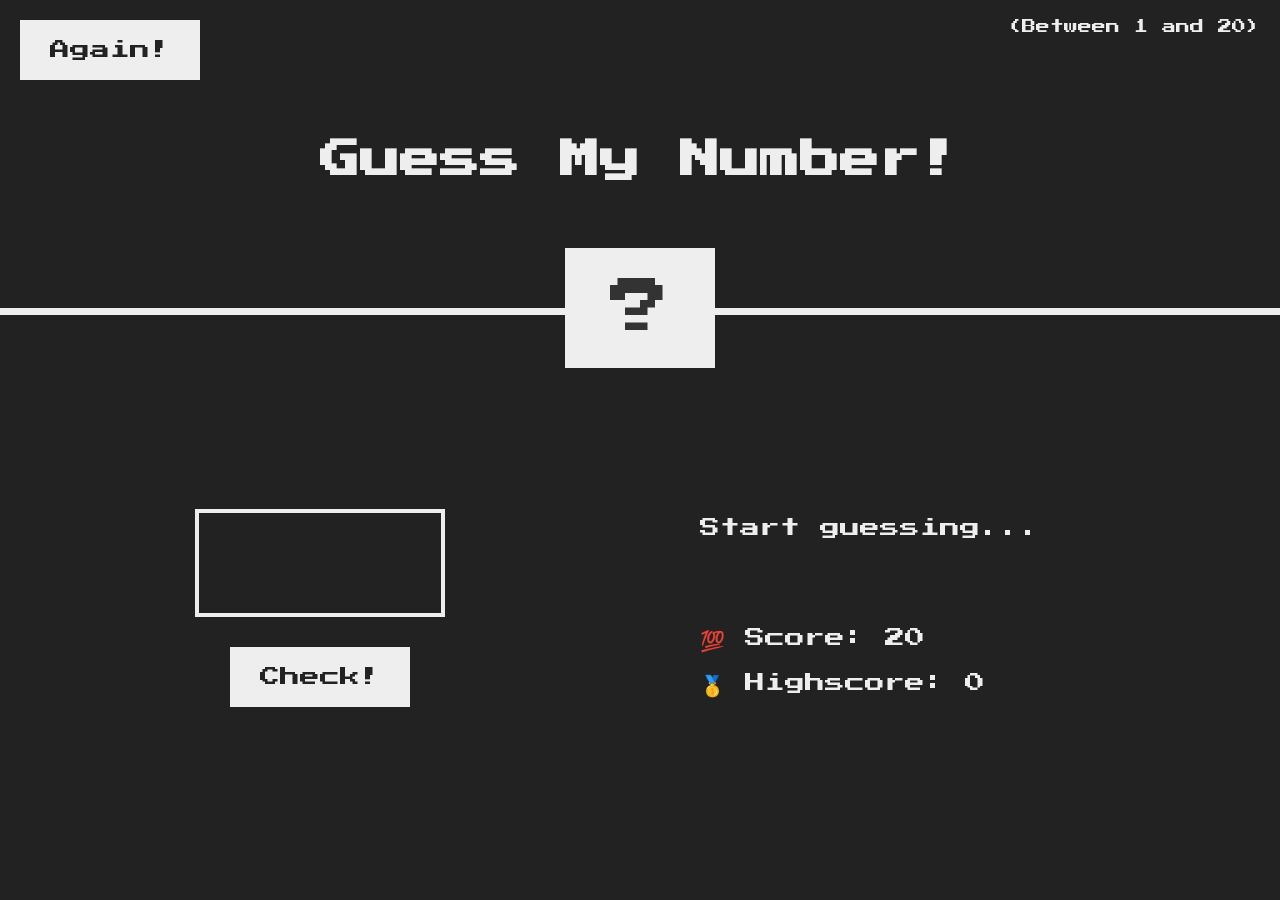
<file: front-end-proj/05-Guess-My-Number/starter/index.html>
<!DOCTYPE html>
<html lang="en">
  <head>
    <meta charset="UTF-8" />
    <meta name="viewport" content="width=device-width, initial-scale=1.0" />
    <meta http-equiv="X-UA-Compatible" content="ie=edge" />
    <link rel="stylesheet" href="style.css" />
    <title>Guess My Number!</title>
  </head>
  <body>
    <header>
      <h1>Guess My Number!</h1>
      <p class="between">(Between 1 and 20)</p>
      <button class="btn again">Again!</button>
      <div class="number">?</div>
    </header>
    <main>
      <section class="left">
        <input type="number" class="guess" />
        <button class="btn check">Check!</button>
      </section>
      <section class="right">
        <p class="message">Start guessing...</p>
        <p class="label-score">💯 Score: <span class="score">20</span></p>
        <p class="label-highscore">
          🥇 Highscore: <span class="highscore">0</span>
        </p>
      </section>
    </main>
    <script src="script.js"></script>
  </body>
</html>
</file>
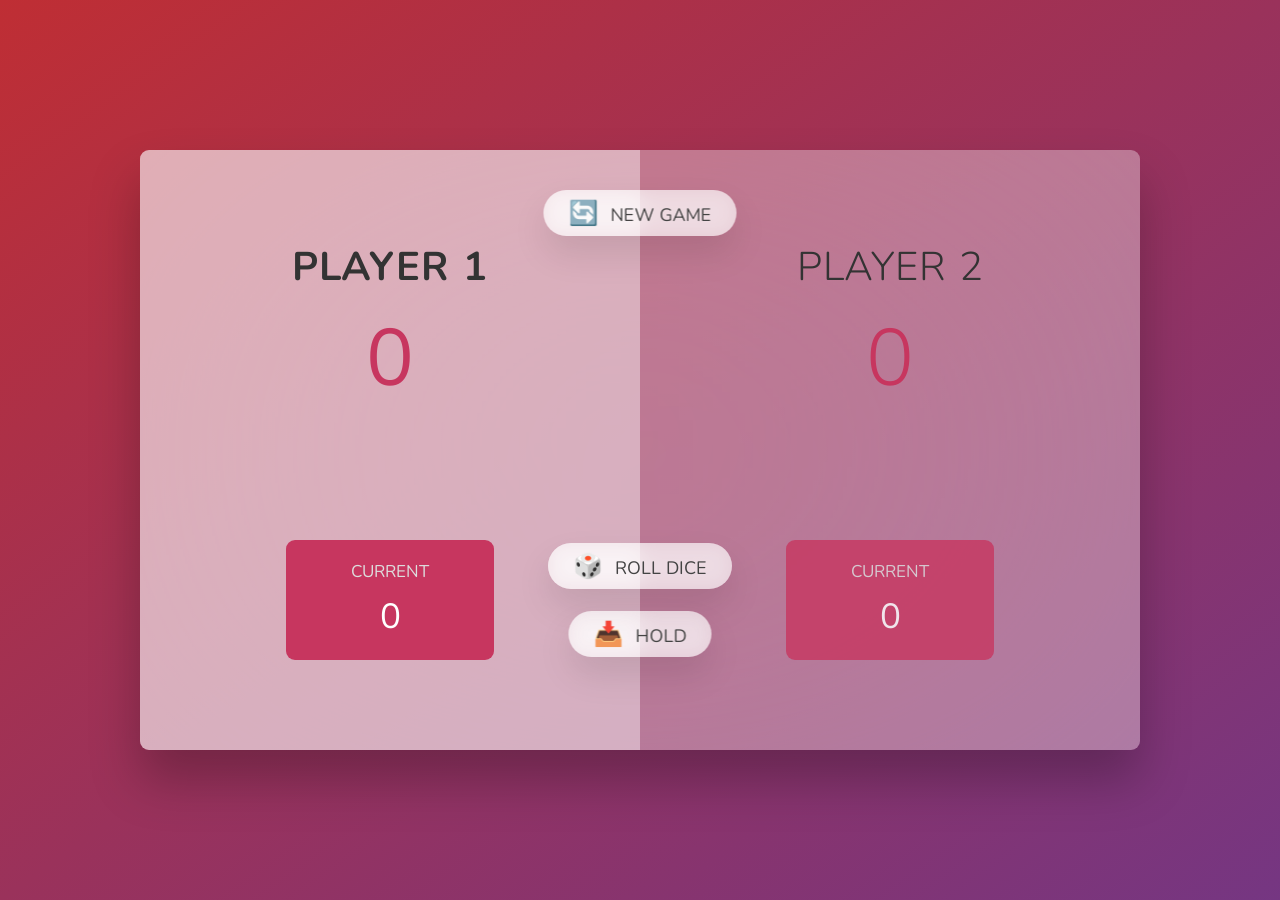
<file: front-end-proj/07-Pig-Game/starter/index.html>
<!DOCTYPE html>
<html lang="en">
  <head>
    <meta charset="UTF-8" />
    <meta name="viewport" content="width=device-width, initial-scale=1.0" />
    <meta http-equiv="X-UA-Compatible" content="ie=edge" />
    <link rel="stylesheet" href="style.css" />
    <title>Pig Game</title>
  </head>
  <body>
    <main>
      <section class="player player--0 player--active">
        <h2 class="name" id="name--0">Player 1</h2>
        <p class="score" id="score--0">43</p>
        <div class="current">
          <p class="current-label">Current</p>
          <p class="current-score" id="current--0">0</p>
        </div>
      </section>
      <section class="player player--1">
        <h2 class="name" id="name--1">Player 2</h2>
        <p class="score" id="score--1">24</p>
        <div class="current">
          <p class="current-label">Current</p>
          <p class="current-score" id="current--1">0</p>
        </div>
      </section>

      <img src="dice-5.png" alt="Playing dice" class="dice" />
      <button class="btn btn--new">🔄 New game</button>
      <button class="btn btn--roll">🎲 Roll dice</button>
      <button class="btn btn--hold">📥 Hold</button>
    </main>
    <script src="script.js"></script>
  </body>
</html>
</file>
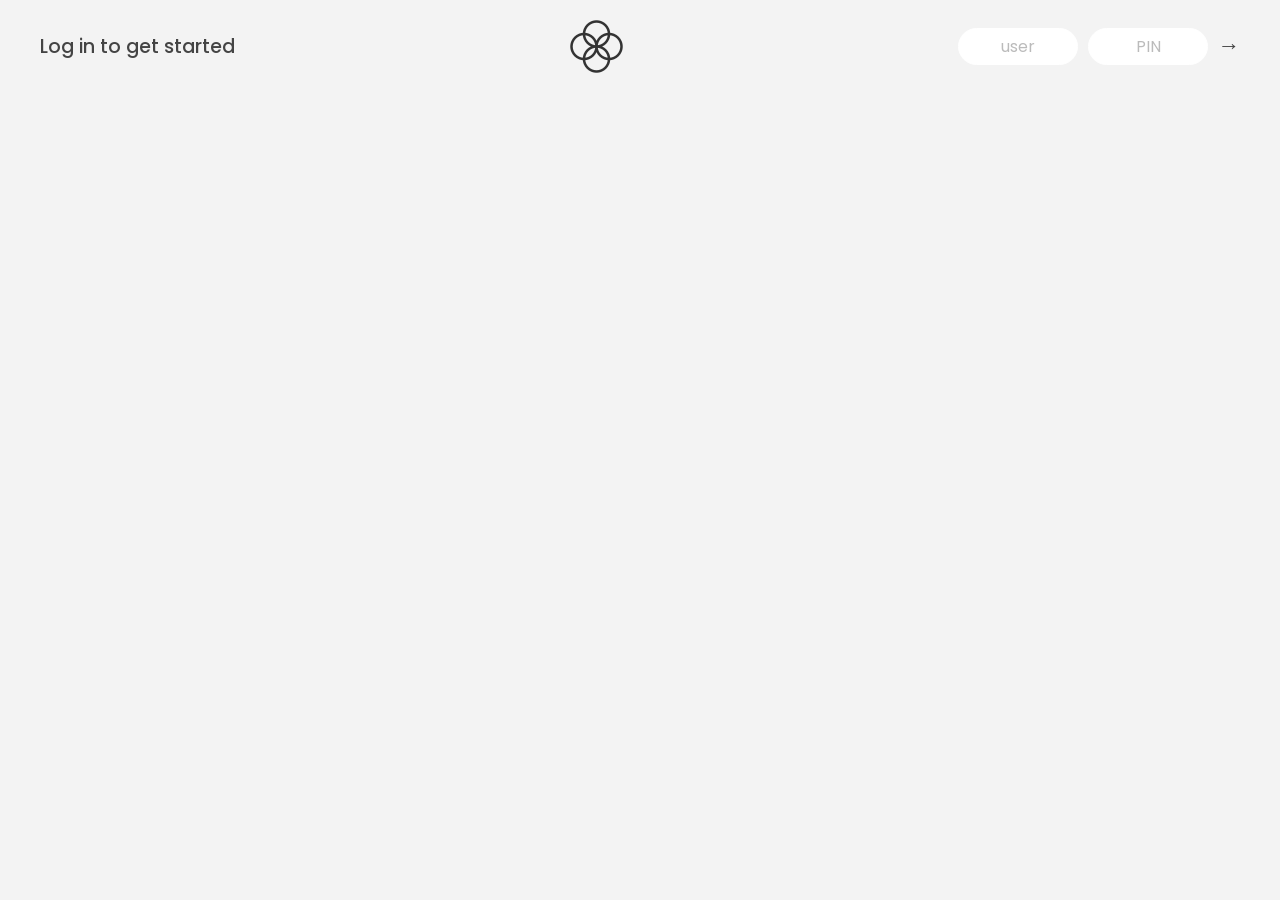
<file: front-end-proj/12-Numbers-Dates-Timers-Bankist/starter/index.html>
<!DOCTYPE html>
<html lang="en">
  <head>
    <meta charset="UTF-8" />
    <meta name="viewport" content="width=device-width, initial-scale=1.0" />
    <meta http-equiv="X-UA-Compatible" content="ie=edge" />
    <link rel="shortcut icon" type="image/png" href="/icon.png" />

    <link
      href="https://fonts.googleapis.com/css?family=Poppins:400,500,600&display=swap"
      rel="stylesheet"
    />

    <link rel="stylesheet" href="style.css" />
    <title>Bankist</title>
  </head>
  <body>
    <!-- TOP NAVIGATION -->
    <nav>
      <p class="welcome">Log in to get started</p>
      <img src="logo.png" alt="Logo" class="logo" />
      <form class="login">
        <input
          type="text"
          placeholder="user"
          class="login__input login__input--user"
        />
        <!-- In practice, use type="password" -->
        <input
          type="text"
          placeholder="PIN"
          maxlength="4"
          class="login__input login__input--pin"
        />
        <button class="login__btn">&rarr;</button>
      </form>
    </nav>

    <main class="app">
      <!-- BALANCE -->
      <div class="balance">
        <div>
          <p class="balance__label">Current balance</p>
          <p class="balance__date">
            As of <span class="date">05/03/2037</span>
          </p>
        </div>
        <p class="balance__value">0000€</p>
      </div>

      <!-- MOVEMENTS -->
      <div class="movements">
        <div class="movements__row">
          <div class="movements__type movements__type--deposit">2 deposit</div>
          <div class="movements__date">3 days ago</div>
          <div class="movements__value">4 000€</div>
        </div>
        <div class="movements__row">
          <div class="movements__type movements__type--withdrawal">
            1 withdrawal
          </div>
          <div class="movements__date">24/01/2037</div>
          <div class="movements__value">-378€</div>
        </div>
      </div>

      <!-- SUMMARY -->
      <div class="summary">
        <p class="summary__label">In</p>
        <p class="summary__value summary__value--in">0000€</p>
        <p class="summary__label">Out</p>
        <p class="summary__value summary__value--out">0000€</p>
        <p class="summary__label">Interest</p>
        <p class="summary__value summary__value--interest">0000€</p>
        <button class="btn--sort">&downarrow; SORT</button>
      </div>

      <!-- OPERATION: TRANSFERS -->
      <div class="operation operation--transfer">
        <h2>Transfer money</h2>
        <form class="form form--transfer">
          <input type="text" class="form__input form__input--to" />
          <input type="number" class="form__input form__input--amount" />
          <button class="form__btn form__btn--transfer">&rarr;</button>
          <label class="form__label">Transfer to</label>
          <label class="form__label">Amount</label>
        </form>
      </div>

      <!-- OPERATION: LOAN -->
      <div class="operation operation--loan">
        <h2>Request loan</h2>
        <form class="form form--loan">
          <input type="number" class="form__input form__input--loan-amount" />
          <button class="form__btn form__btn--loan">&rarr;</button>
          <label class="form__label form__label--loan">Amount</label>
        </form>
      </div>

      <!-- OPERATION: CLOSE -->
      <div class="operation operation--close">
        <h2>Close account</h2>
        <form class="form form--close">
          <input type="text" class="form__input form__input--user" />
          <input
            type="password"
            maxlength="6"
            class="form__input form__input--pin"
          />
          <button class="form__btn form__btn--close">&rarr;</button>
          <label class="form__label">Confirm user</label>
          <label class="form__label">Confirm PIN</label>
        </form>
      </div>

      <!-- LOGOUT TIMER -->
      <p class="logout-timer">
        You will be logged out in <span class="timer">05:00</span>
      </p>
    </main>

    <!-- <footer>
      &copy; by Jonas Schmedtmann. Don't claim as your own :)
    </footer> -->

    <script src="script.js"></script>
  </body>
</html>
</file>
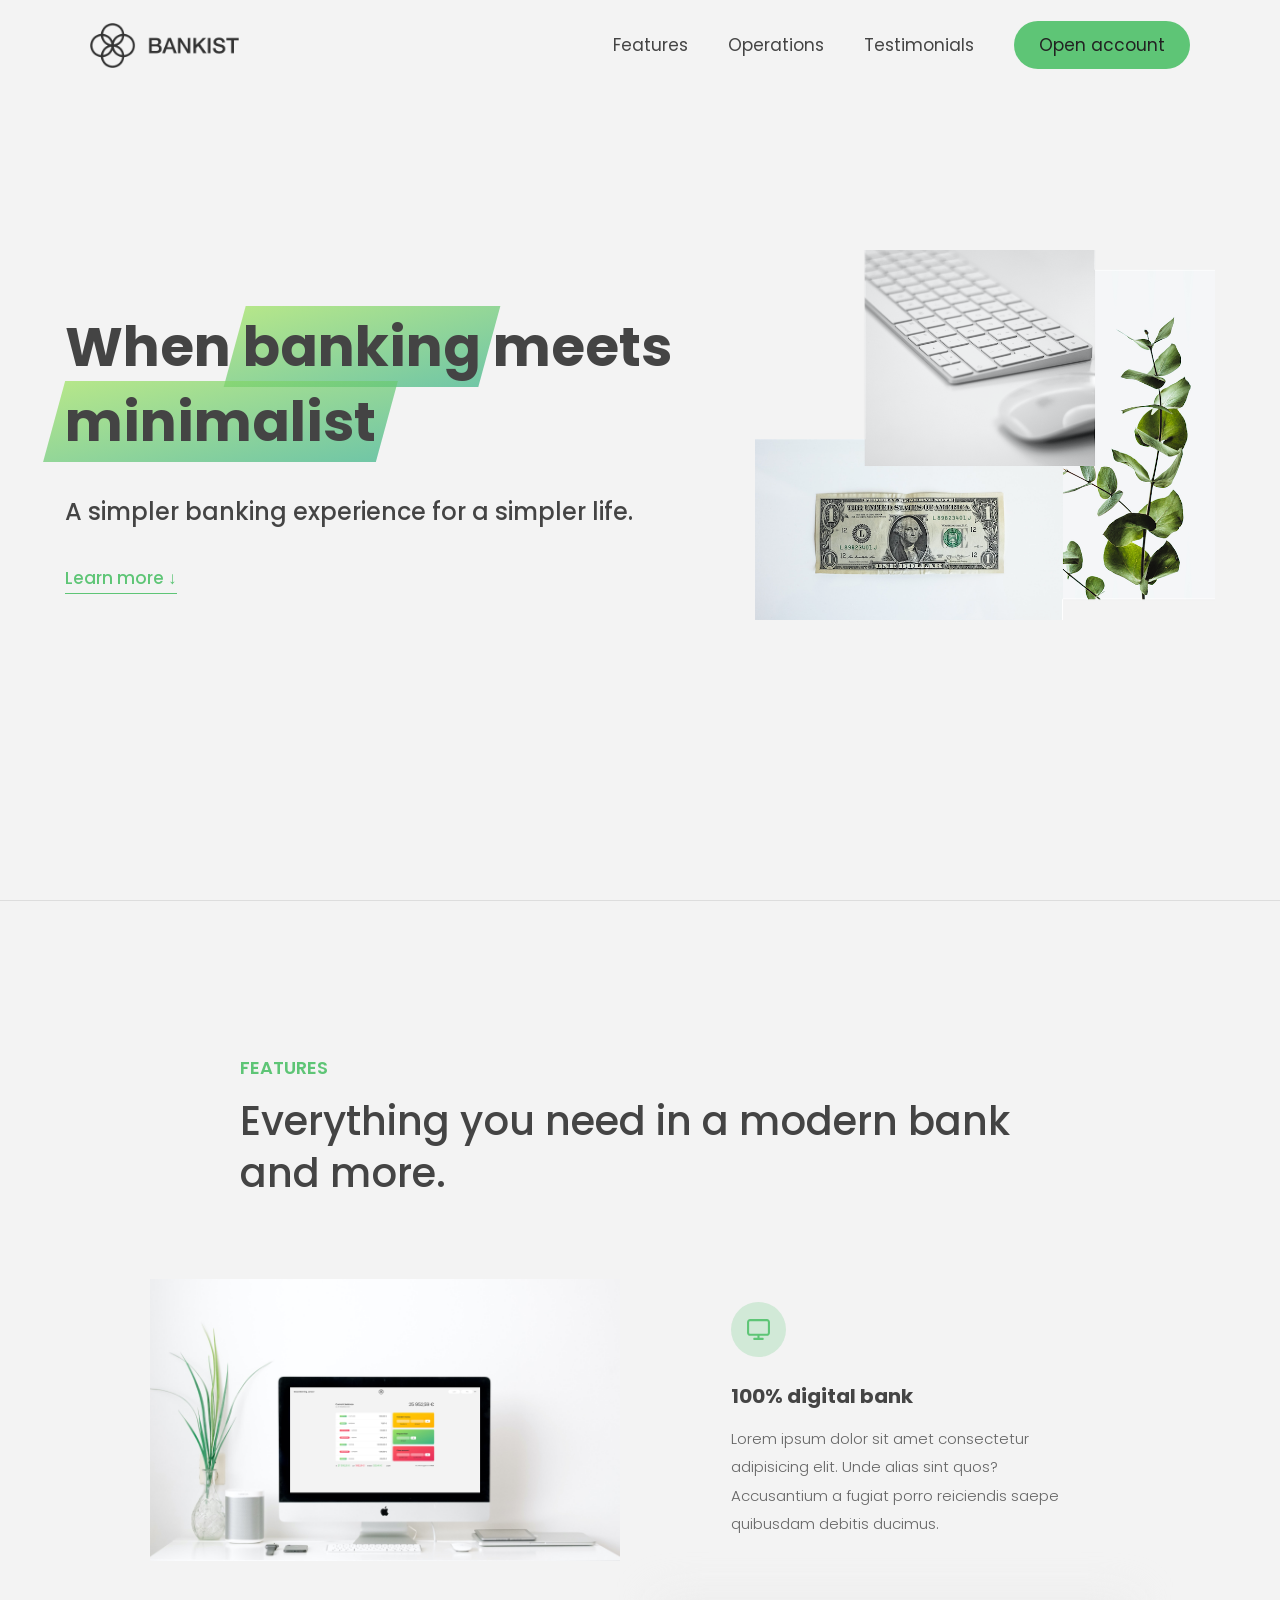
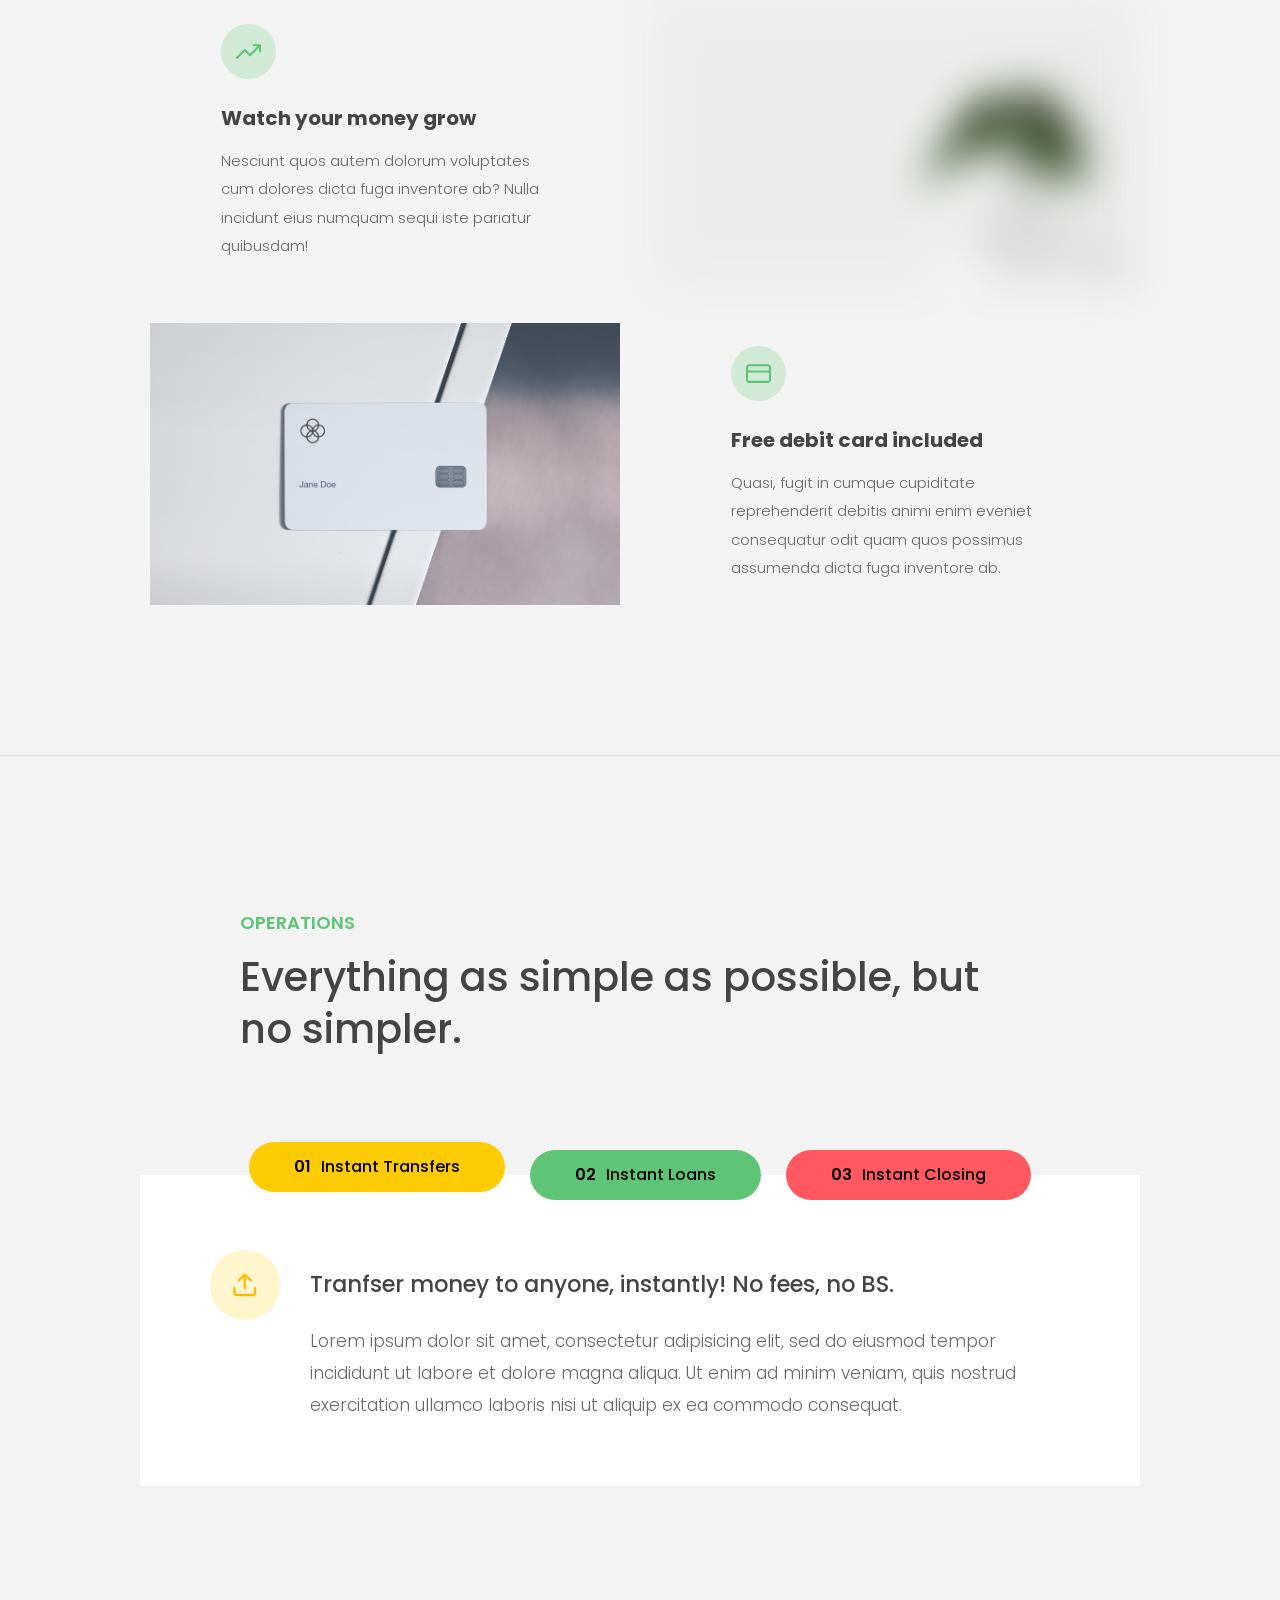
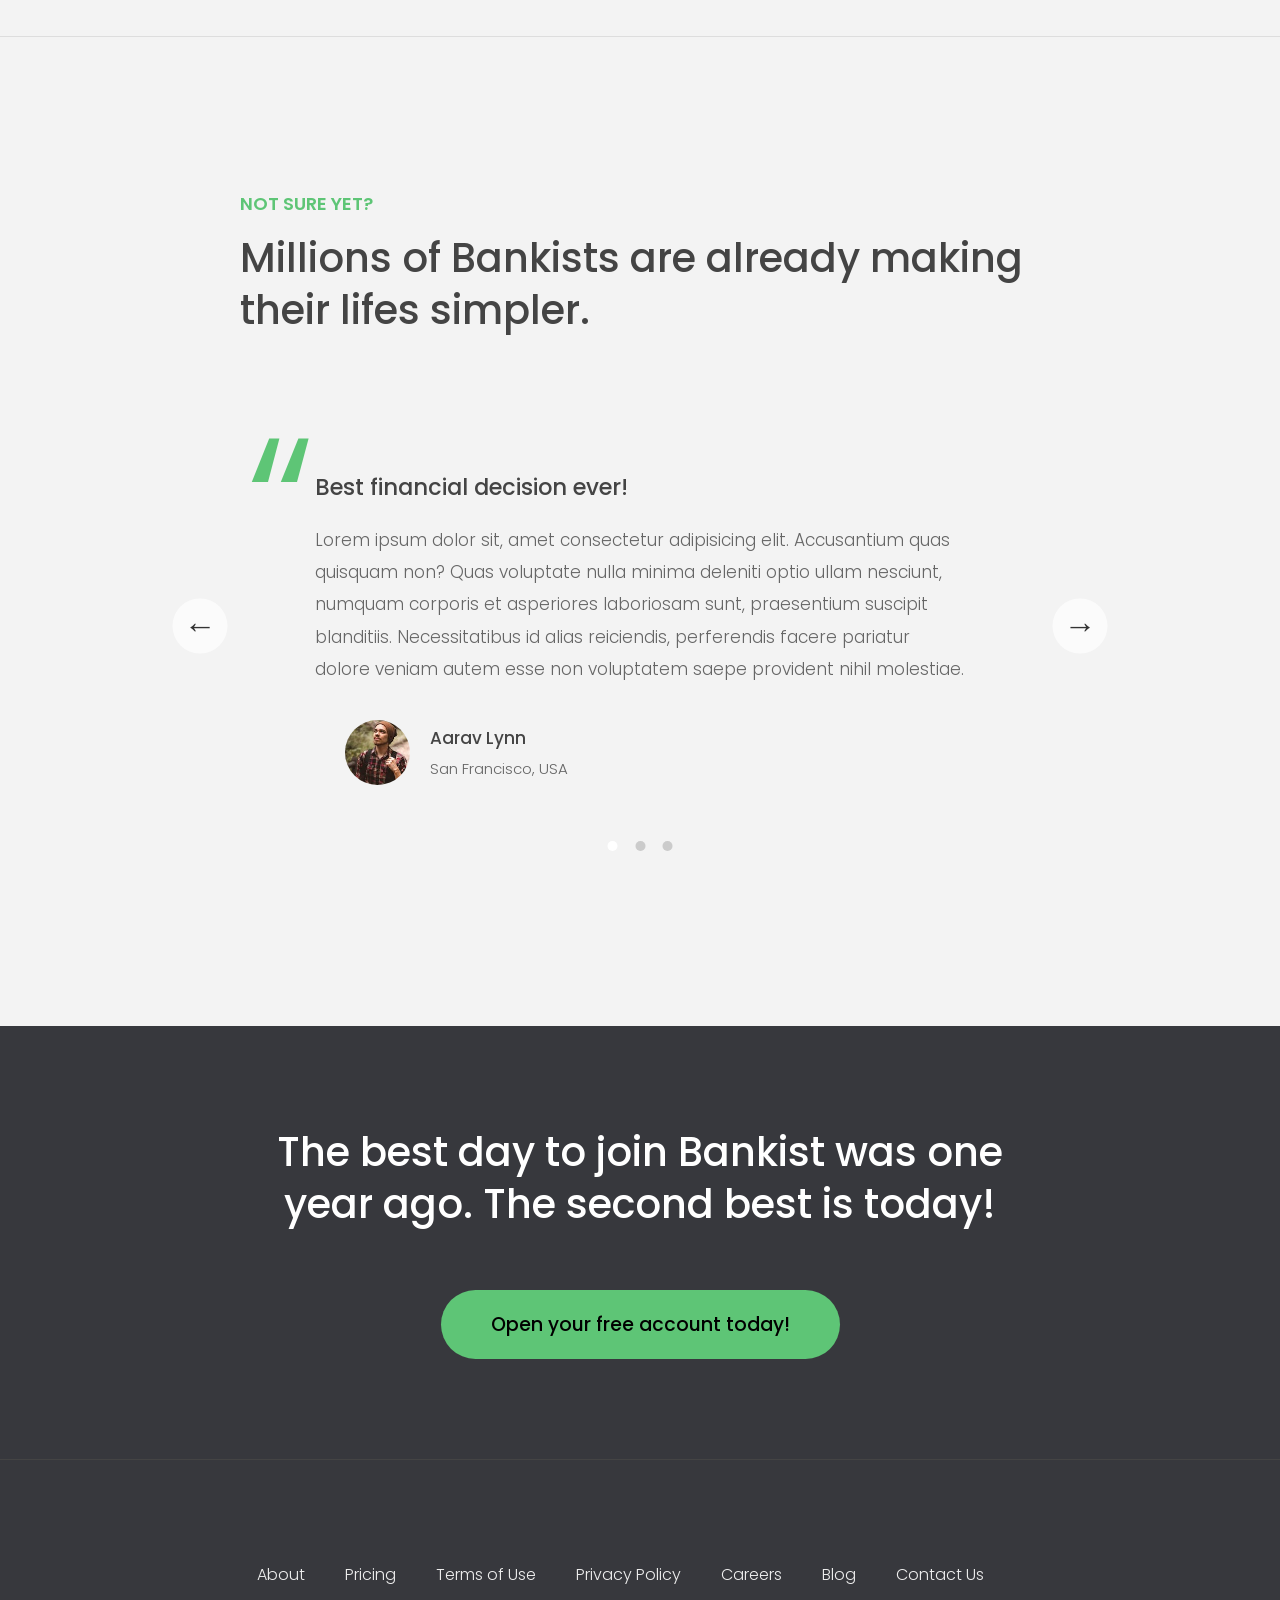
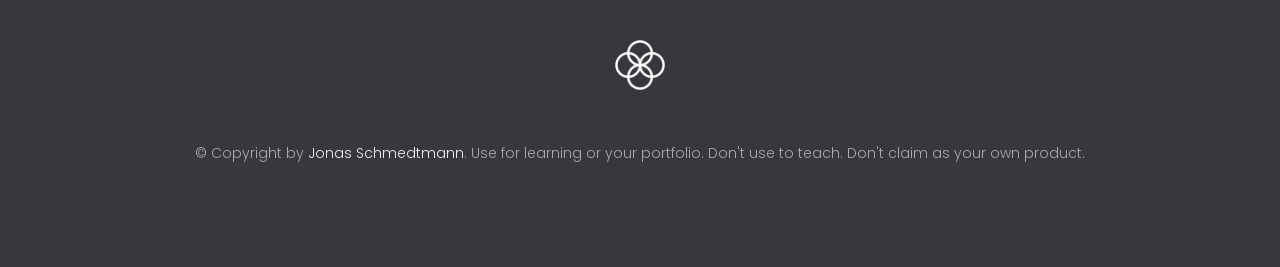
<file: front-end-proj/13-Advanced-DOM-Bankist/starter/index.html>
<!DOCTYPE html>
<html lang="en">
  <head>
    <meta charset="UTF-8" />
    <meta name="viewport" content="width=device-width, initial-scale=1.0" />
    <meta http-equiv="X-UA-Compatible" content="ie=edge" />
    <link rel="shortcut icon" type="image/png" href="img/icon.png" />

    <link
      href="https://fonts.googleapis.com/css?family=Poppins:300,400,500,600&display=swap"
      rel="stylesheet"
    />
    <link rel="stylesheet" href="style.css" />
    <title>Bankist | When Banking meets Minimalist</title>
  </head>
  <body>
    <header class="header">
      <nav class="nav">
        <img
          src="img/logo.png"
          alt="Bankist logo"
          class="nav__logo"
          id="logo"
          designer="asim"
           data-version-number="3.0"
        />
        <ul class="nav__links">
          <li class="nav__item">
            <a class="nav__link" href="#section--1">Features</a>
          </li>
          <li class="nav__item">
            <a class="nav__link" href="#section--2">Operations</a>
          </li>
          <li class="nav__item">
            <a class="nav__link" href="#section--3">Testimonials</a>
          </li>
          <li class="nav__item">
            <a class="nav__link nav__link--btn btn--show-modal" href="#"
              >Open account</a
            >
          </li>
        </ul>
      </nav>

      <div class="header__title">
        <h1>
          When
          <!-- Green highlight effect -->
          <span class="highlight">banking</span>
          meets<br />
          <span class="highlight">minimalist</span>
        </h1>
        <h4>A simpler banking experience for a simpler life.</h4>
        <button class="btn--text btn--scroll-to">Learn more &DownArrow;</button>
        <img
          src="img/hero.png"
          class="header__img"
          alt="Minimalist bank items"
        />
      </div>
    </header>

    <section class="section" id="section--1">
      <div class="section__title">
        <h2 class="section__description">Features</h2>
        <h3 class="section__header">
          Everything you need in a modern bank and more.
        </h3>
      </div>

      <div class="features">
        <img
          src="img/digital-lazy.jpg"
          data-src="img/digital.jpg"
          alt="Computer"
          class="features__img lazy-img"
        />
        <div class="features__feature">
          <div class="features__icon">
            <svg>
              <use xlink:href="img/icons.svg#icon-monitor"></use>
            </svg>
          </div>
          <h5 class="features__header">100% digital bank</h5>
          <p>
            Lorem ipsum dolor sit amet consectetur adipisicing elit. Unde alias
            sint quos? Accusantium a fugiat porro reiciendis saepe quibusdam
            debitis ducimus.
          </p>
        </div>

        <div class="features__feature">
          <div class="features__icon">
            <svg>
              <use xlink:href="img/icons.svg#icon-trending-up"></use>
            </svg>
          </div>
          <h5 class="features__header">Watch your money grow</h5>
          <p>
            Nesciunt quos autem dolorum voluptates cum dolores dicta fuga
            inventore ab? Nulla incidunt eius numquam sequi iste pariatur
            quibusdam!
          </p>
        </div>
        <img
          src="img/grow-lazy.jpg"
          data-src="img/grow.jpg"
          alt="Plant"
          class="features__img lazy-img"
        />

        <img
          src="img/card-lazy.jpg"
          data-src="img/card.jpg"
          alt="Credit card"
          class="features__img lazy-img"
        />
        <div class="features__feature">
          <div class="features__icon">
            <svg>
              <use xlink:href="img/icons.svg#icon-credit-card"></use>
            </svg>
          </div>
          <h5 class="features__header">Free debit card included</h5>
          <p>
            Quasi, fugit in cumque cupiditate reprehenderit debitis animi enim
            eveniet consequatur odit quam quos possimus assumenda dicta fuga
            inventore ab.
          </p>
        </div>
      </div>
    </section>

    <section class="section" id="section--2">
      <div class="section__title">
        <h2 class="section__description">Operations</h2>
        <h3 class="section__header">
          Everything as simple as possible, but no simpler.
        </h3>
      </div>

      <div class="operations">
        <div class="operations__tab-container">
          <button
            class="btn operations__tab operations__tab--1 operations__tab--active"
            data-tab="1"
          >
            <span>01</span>Instant Transfers
          </button>
          <button class="btn operations__tab operations__tab--2" data-tab="2">
            <span>02</span>Instant Loans
          </button>
          <button class="btn operations__tab operations__tab--3" data-tab="3">
            <span>03</span>Instant Closing
          </button>
        </div>
        <div
          class="operations__content operations__content--1 operations__content--active"
        >
          <div class="operations__icon operations__icon--1">
            <svg>
              <use xlink:href="img/icons.svg#icon-upload"></use>
            </svg>
          </div>
          <h5 class="operations__header">
            Tranfser money to anyone, instantly! No fees, no BS.
          </h5>
          <p>
            Lorem ipsum dolor sit amet, consectetur adipisicing elit, sed do
            eiusmod tempor incididunt ut labore et dolore magna aliqua. Ut enim
            ad minim veniam, quis nostrud exercitation ullamco laboris nisi ut
            aliquip ex ea commodo consequat.
          </p>
        </div>

        <div class="operations__content operations__content--2">
          <div class="operations__icon operations__icon--2">
            <svg>
              <use xlink:href="img/icons.svg#icon-home"></use>
            </svg>
          </div>
          <h5 class="operations__header">
            Buy a home or make your dreams come true, with instant loans.
          </h5>
          <p>
            Duis aute irure dolor in reprehenderit in voluptate velit esse
            cillum dolore eu fugiat nulla pariatur. Excepteur sint occaecat
            cupidatat non proident, sunt in culpa qui officia deserunt mollit
            anim id est laborum.
          </p>
        </div>
        <div class="operations__content operations__content--3">
          <div class="operations__icon operations__icon--3">
            <svg>
              <use xlink:href="img/icons.svg#icon-user-x"></use>
            </svg>
          </div>
          <h5 class="operations__header">
            No longer need your account? No problem! Close it instantly.
          </h5>
          <p>
            Excepteur sint occaecat cupidatat non proident, sunt in culpa qui
            officia deserunt mollit anim id est laborum. Ut enim ad minim
            veniam, quis nostrud exercitation ullamco laboris nisi ut aliquip ex
            ea commodo consequat.
          </p>
        </div>
      </div>
    </section>

    <section class="section" id="section--3">
      <div class="section__title section__title--testimonials">
        <h2 class="section__description">Not sure yet?</h2>
        <h3 class="section__header">
          Millions of Bankists are already making their lifes simpler.
        </h3>
      </div>

      <div class="slider">
        <div class="slide slide--1">
          <div class="testimonial">
            <h5 class="testimonial__header">Best financial decision ever!</h5>
            <blockquote class="testimonial__text">
              Lorem ipsum dolor sit, amet consectetur adipisicing elit.
              Accusantium quas quisquam non? Quas voluptate nulla minima
              deleniti optio ullam nesciunt, numquam corporis et asperiores
              laboriosam sunt, praesentium suscipit blanditiis. Necessitatibus
              id alias reiciendis, perferendis facere pariatur dolore veniam
              autem esse non voluptatem saepe provident nihil molestiae.
            </blockquote>
            <address class="testimonial__author">
              <img src="img/user-1.jpg" alt="" class="testimonial__photo" />
              <h6 class="testimonial__name">Aarav Lynn</h6>
              <p class="testimonial__location">San Francisco, USA</p>
            </address>
          </div>
        </div>

        <div class="slide slide--2">
          <div class="testimonial">
            <h5 class="testimonial__header">
              The last step to becoming a complete minimalist
            </h5>
            <blockquote class="testimonial__text">
              Quisquam itaque deserunt ullam, quia ea repellendus provident,
              ducimus neque ipsam modi voluptatibus doloremque, corrupti
              laborum. Incidunt numquam perferendis veritatis neque repellendus.
              Lorem, ipsum dolor sit amet consectetur adipisicing elit. Illo
              deserunt exercitationem deleniti.
            </blockquote>
            <address class="testimonial__author">
              <img src="img/user-2.jpg" alt="" class="testimonial__photo" />
              <h6 class="testimonial__name">Miyah Miles</h6>
              <p class="testimonial__location">London, UK</p>
            </address>
          </div>
        </div>

        <div class="slide slide--3">
          <div class="testimonial">
            <h5 class="testimonial__header">
              Finally free from old-school banks
            </h5>
            <blockquote class="testimonial__text">
              Debitis, nihil sit minus suscipit magni aperiam vel tenetur
              incidunt commodi architecto numquam omnis nulla autem,
              necessitatibus blanditiis modi similique quidem. Odio aliquam
              culpa dicta beatae quod maiores ipsa minus consequatur error sunt,
              deleniti saepe aliquid quos inventore sequi. Necessitatibus id
              alias reiciendis, perferendis facere.
            </blockquote>
            <address class="testimonial__author">
              <img src="img/user-3.jpg" alt="" class="testimonial__photo" />
              <h6 class="testimonial__name">Francisco Gomes</h6>
              <p class="testimonial__location">Lisbon, Portugal</p>
            </address>
          </div>
        </div>
<!-- 
        <div class="slide"><img src="img/img-1.jpg" alt="Photo 1" /></div>
        <div class="slide"><img src="img/img-2.jpg" alt="Photo 2" /></div>
        <div class="slide"><img src="img/img-3.jpg" alt="Photo 3" /></div>
        <div class="slide"><img src="img/img-4.jpg" alt="Photo 4" /></div>  -->
        <button class="slider__btn slider__btn--left">&larr;</button>
        <button class="slider__btn slider__btn--right">&rarr;</button>
        <div class="dots"></div>
      </div>
    </section>

    <section class="section section--sign-up">
      <div class="section__title">
        <h3 class="section__header">
          The best day to join Bankist was one year ago. The second best is
          today!
        </h3>
      </div>
      <button class="btn btn--show-modal">Open your free account today!</button>
    </section>

    <footer class="footer">
      <ul class="footer__nav">
        <li class="footer__item">
          <a class="footer__link" href="#">About</a>
        </li>
        <li class="footer__item">
          <a class="footer__link" href="#">Pricing</a>
        </li>
        <li class="footer__item">
          <a class="footer__link" href="#">Terms of Use</a>
        </li>
        <li class="footer__item">
          <a class="footer__link" href="#">Privacy Policy</a>
        </li>
        <li class="footer__item">
          <a class="footer__link" href="#">Careers</a>
        </li>
        <li class="footer__item">
          <a class="footer__link" href="#">Blog</a>
        </li>
        <li class="footer__item">
          <a class="footer__link" href="#">Contact Us</a>
        </li>
      </ul>
      <img src="img/icon.png" alt="Logo" class="footer__logo" />
      <p class="footer__copyright">
        &copy; Copyright by
        <a
          class="footer__link twitter-link"
          target="_blank"
          href="https://twitter.com/jonasschmedtman"
          >Jonas Schmedtmann</a
        >. Use for learning or your portfolio. Don't use to teach. Don't claim
        as your own product.
      </p>
    </footer>

    <div class="modal hidden">
      <button class="btn--close-modal">&times;</button>
      <h2 class="modal__header">
        Open your bank account <br />
        in just <span class="highlight">5 minutes</span>
      </h2>
      <form class="modal__form">
        <label>First Name</label>
        <input type="text" />
        <label>Last Name</label>
        <input type="text" />
        <label>Email Address</label>
        <input type="email" />
        <button class="btn">Next step &rarr;</button>
      </form>
    </div>
    <div class="overlay hidden"></div>

    <script src="script.js"></script>
  </body>
</html>
</file>
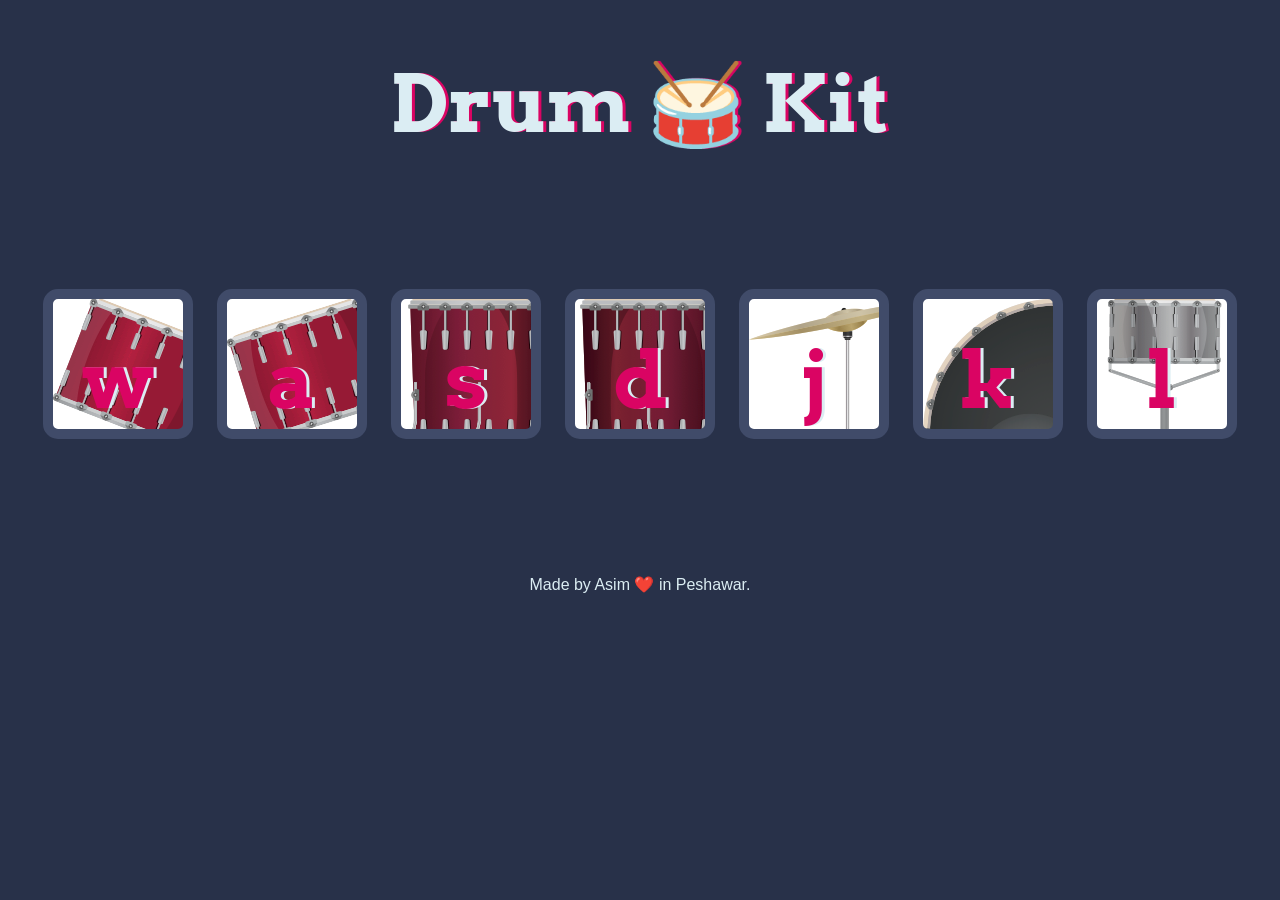
<file: front-end-proj/18 AdvancedJsandDOMdrumkit/starter/index.html>
<!DOCTYPE html>
<html lang="en" dir="ltr">
  <head>
    <meta charset="utf-8" />
    <title>Drum Kit</title>
    <link rel="stylesheet" href="styles.css" />
    <link
      href="https://fonts.googleapis.com/css?family=Arvo"
      rel="stylesheet"
    />
  </head>

  <body>
    <h1 id="title">Drum 🥁 Kit</h1>
    <div class="set">
      <button class="w drum">w</button>
      <button class="a drum">a</button>
      <button class="s drum">s</button>
      <button class="d drum">d</button>
      <button class="j drum">j</button>
      <button class="k drum">k</button>
      <button class="l drum">l</button>
    </div>

    <footer>Made by Asim ❤️ in Peshawar.</footer>
    <script src="./index.js"></script>
  </body>
</html>
</file>
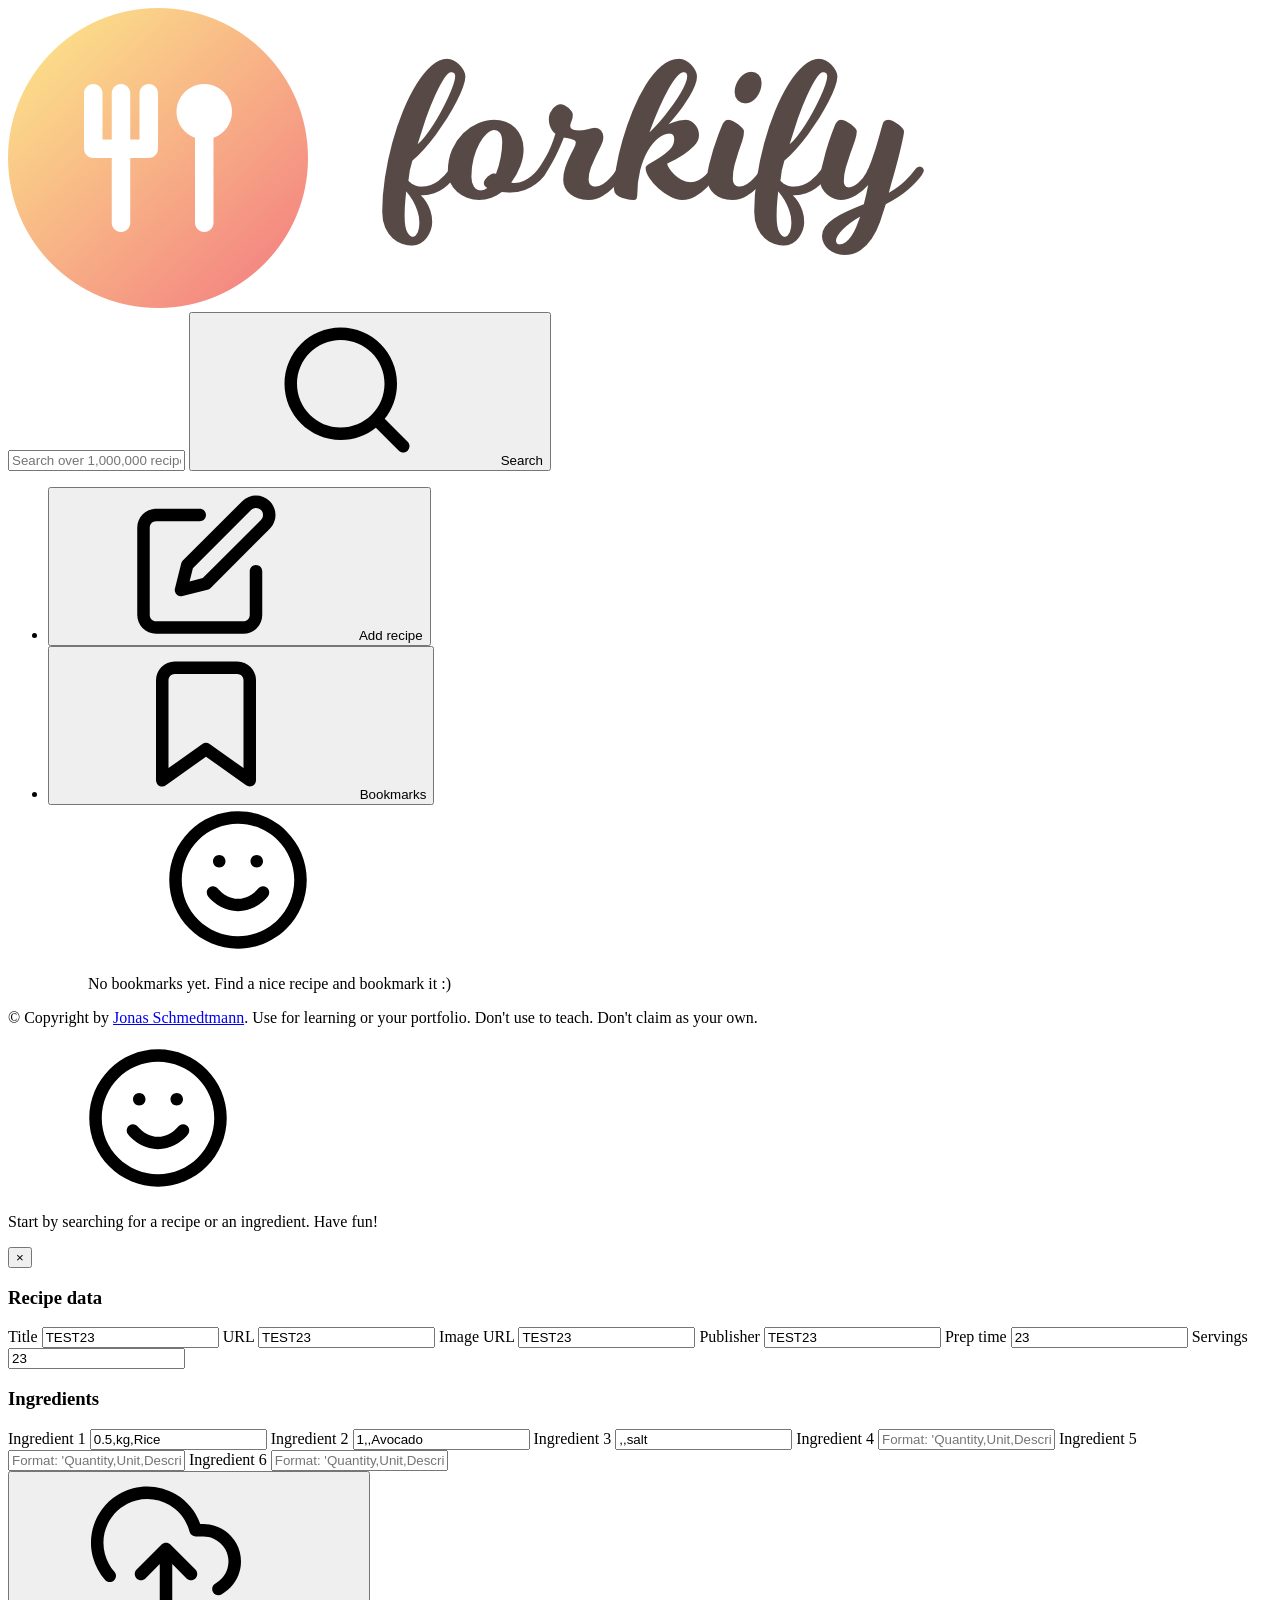
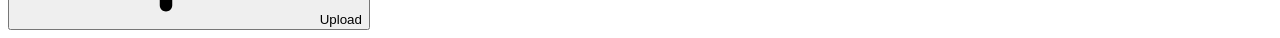
<file: front-end-proj/18-forkify/starter/index.html>
<!DOCTYPE html>
<html lang="en">
  <head>
    <meta charset="UTF-8" />
    <meta name="viewport" content="width=device-width, initial-scale=1.0" />
    <meta http-equiv="X-UA-Compatible" content="ie=edge" />
    <link
      href="https://fonts.googleapis.com/css?family=Nunito+Sans:400,600,700"
      rel="stylesheet"
    />
    <link rel="shortcut icon" href="src/img/favicon.png" type="image/x-icon" />

    <link rel="stylesheet" href="src/sass/main.scss" />
    <script defer src="src/js/controller.js"></script>

    <title>forkify // Search over 1,000,000 recipes</title>
  </head>

  <body>
    <div class="container">
      <header class="header">
        <img src="src/img/logo.png" alt="Logo" class="header__logo" />
        <form class="search">
          <input
            type="text"
            class="search__field"
            placeholder="Search over 1,000,000 recipes..."
          />
          <button class="btn search__btn">
            <svg class="search__icon">
              <use href="src/img/icons.svg#icon-search"></use>
            </svg>
            <span>Search</span>
          </button>
        </form>

        <nav class="nav">
          <ul class="nav__list">
            <li class="nav__item">
              <button class="nav__btn nav__btn--add-recipe">
                <svg class="nav__icon">
                  <use href="src/img/icons.svg#icon-edit"></use>
                </svg>
                <span>Add recipe</span>
              </button>
            </li>
            <li class="nav__item">
              <button class="nav__btn nav__btn--bookmarks">
                <svg class="nav__icon">
                  <use href="src/img/icons.svg#icon-bookmark"></use>
                </svg>
                <span>Bookmarks</span>
              </button>
              <div class="bookmarks">
                <ul class="bookmarks__list">
                  <div class="message">
                    <div>
                      <svg>
                        <use href="src/img/icons.svg#icon-smile"></use>
                      </svg>
                    </div>
                    <p>
                      No bookmarks yet. Find a nice recipe and bookmark it :)
                    </p>
                  </div>

                  <!-- <li class="preview">
                    <a class="preview__link" href="#23456">
                      <figure class="preview__fig">
                        <img src="src/img/test-1.jpg" alt="Test" />
                      </figure>
                      <div class="preview__data">
                        <h4 class="preview__name">
                          Pasta with Tomato Cream ...
                        </h4>
                        <p class="preview__author">The Pioneer Woman</p>
                      </div>
                    </a>
                  </li> -->
                </ul>
              </div>
            </li>
          </ul>
        </nav>
      </header>

      <div class="search-results">
        <ul class="results">
          <!-- 
          <li class="preview">
            <a class="preview__link preview__link--active" href="#23456">
              <figure class="preview__fig">
                <img src="src/img/test-1.jpg" alt="Test" />
              </figure>
              <div class="preview__data">
                <h4 class="preview__title">Pasta with Tomato Cream ...</h4>
                <p class="preview__publisher">The Pioneer Woman</p>
                <div class="preview__user-generated">
                  <svg>
                    <use href="src/img/icons.svg#icon-user"></use>
                  </svg>
                </div>
              </div>
            </a>
          </li>
           -->
        </ul>

        <div class="pagination">
          <!-- <button class="btn--inline pagination__btn--prev">
            <svg class="search__icon">
              <use href="src/img/icons.svg#icon-arrow-left"></use>
            </svg>
            <span>Page 1</span>
          </button>
          <button class="btn--inline pagination__btn--next">
            <span>Page 3</span>
            <svg class="search__icon">
              <use href="src/img/icons.svg#icon-arrow-right"></use>
            </svg>
          </button> -->
        </div>

        <p class="copyright">
          &copy; Copyright by
          <a
            class="twitter-link"
            target="_blank"
            href="https://twitter.com/jonasschmedtman"
            >Jonas Schmedtmann</a
          >. Use for learning or your portfolio. Don't use to teach. Don't claim
          as your own.
        </p>
      </div>

      <div class="recipe">
        <div class="message">
          <div>
            <svg>
              <use href="src/img/icons.svg#icon-smile"></use>
            </svg>
          </div>
          <p>Start by searching for a recipe or an ingredient. Have fun!</p>
        </div>

        <!-- <div class="spinner">
          <svg>
            <use href="src/img/icons.svg#icon-loader"></use>
          </svg>
        </div> -->

        <!-- <div class="error">
            <div>
              <svg>
                <use href="src/img/icons.svg#icon-alert-triangle"></use>
              </svg>
            </div>
            <p>No recipes found for your query. Please try again!</p>
          </div> -->

        <!--
        <figure class="recipe__fig">
          <img src="src/img/test-1.jpg" alt="Tomato" class="recipe__img" />
          <h1 class="recipe__title">
            <span>Pasta with tomato cream sauce</span>
          </h1>
        </figure>

        <div class="recipe__details">
          <div class="recipe__info">
            <svg class="recipe__info-icon">
              <use href="src/img/icons.svg#icon-clock"></use>
            </svg>
            <span class="recipe__info-data recipe__info-data--minutes">45</span>
            <span class="recipe__info-text">minutes</span>
          </div>
          <div class="recipe__info">
            <svg class="recipe__info-icon">
              <use href="src/img/icons.svg#icon-users"></use>
            </svg>
            <span class="recipe__info-data recipe__info-data--people">4</span>
            <span class="recipe__info-text">servings</span>

            <div class="recipe__info-buttons">
              <button class="btn--tiny btn--increase-servings">
                <svg>
                  <use href="src/img/icons.svg#icon-minus-circle"></use>
                </svg>
              </button>
              <button class="btn--tiny btn--increase-servings">
                <svg>
                  <use href="src/img/icons.svg#icon-plus-circle"></use>
                </svg>
              </button>
            </div>
          </div>

          <div class="recipe__user-generated">
            <svg>
              <use href="src/img/icons.svg#icon-user"></use>
            </svg>
          </div>
          <button class="btn--round">
            <svg class="">
              <use href="src/img/icons.svg#icon-bookmark-fill"></use>
            </svg>
          </button>
        </div>

        <div class="recipe__ingredients">
          <h2 class="heading--2">Recipe ingredients</h2>
          <ul class="recipe__ingredient-list">
            <li class="recipe__ingredient">
              <svg class="recipe__icon">
                <use href="src/img/icons.svg#icon-check"></use>
              </svg>
              <div class="recipe__quantity">1000</div>
              <div class="recipe__description">
                <span class="recipe__unit">g</span>
                pasta
              </div>
            </li>

            <li class="recipe__ingredient">
              <svg class="recipe__icon">
                <use href="src/img/icons.svg#icon-check"></use>
              </svg>
              <div class="recipe__quantity">0.5</div>
              <div class="recipe__description">
                <span class="recipe__unit">cup</span>
                ricotta cheese
              </div>
            </li>
          </ul>
        </div>

        <div class="recipe__directions">
          <h2 class="heading--2">How to cook it</h2>
          <p class="recipe__directions-text">
            This recipe was carefully designed and tested by
            <span class="recipe__publisher">The Pioneer Woman</span>. Please check out
            directions at their website.
          </p>
          <a
            class="btn--small recipe__btn"
            href="http://thepioneerwoman.com/cooking/pasta-with-tomato-cream-sauce/"
            target="_blank"
          >
            <span>Directions</span>
            <svg class="search__icon">
              <use href="src/img/icons.svg#icon-arrow-right"></use>
            </svg>
          </a>
        </div>
        -->
      </div>
    </div>

    <div class="overlay hidden"></div>
    <div class="add-recipe-window hidden">
      <button class="btn--close-modal">&times;</button>
      <form class="upload">
        <div class="upload__column">
          <h3 class="upload__heading">Recipe data</h3>
          <label>Title</label>
          <input value="TEST23" required name="title" type="text" />
          <label>URL</label>
          <input value="TEST23" required name="sourceUrl" type="text" />
          <label>Image URL</label>
          <input value="TEST23" required name="image" type="text" />
          <label>Publisher</label>
          <input value="TEST23" required name="publisher" type="text" />
          <label>Prep time</label>
          <input value="23" required name="cookingTime" type="number" />
          <label>Servings</label>
          <input value="23" required name="servings" type="number" />
        </div>

        <div class="upload__column">
          <h3 class="upload__heading">Ingredients</h3>
          <label>Ingredient 1</label>
          <input
            value="0.5,kg,Rice"
            type="text"
            required
            name="ingredient-1"
            placeholder="Format: 'Quantity,Unit,Description'"
          />
          <label>Ingredient 2</label>
          <input
            value="1,,Avocado"
            type="text"
            name="ingredient-2"
            placeholder="Format: 'Quantity,Unit,Description'"
          />
          <label>Ingredient 3</label>
          <input
            value=",,salt"
            type="text"
            name="ingredient-3"
            placeholder="Format: 'Quantity,Unit,Description'"
          />
          <label>Ingredient 4</label>
          <input
            type="text"
            name="ingredient-4"
            placeholder="Format: 'Quantity,Unit,Description'"
          />
          <label>Ingredient 5</label>
          <input
            type="text"
            name="ingredient-5"
            placeholder="Format: 'Quantity,Unit,Description'"
          />
          <label>Ingredient 6</label>
          <input
            type="text"
            name="ingredient-6"
            placeholder="Format: 'Quantity,Unit,Description'"
          />
        </div>

        <button class="btn upload__btn">
          <svg>
            <use href="src/img/icons.svg#icon-upload-cloud"></use>
          </svg>
          <span>Upload</span>
        </button>
      </form>
    </div>
  </body>
</html>
</file>
<file: front-end-proj/05-Guess-My-Number/starter/style.css>
@import url('https://fonts.googleapis.com/css?family=Press+Start+2P&display=swap');

* {
  margin: 0;
  padding: 0;
  box-sizing: inherit;
}

html {
  font-size: 62.5%;
  box-sizing: border-box;
}

body {
  font-family: 'Press Start 2P', sans-serif;
  color: #eee;
  background-color: #222;
  /* background-color: #60b347; */
}

/* LAYOUT */
header {
  position: relative;
  height: 35vh;
  border-bottom: 7px solid #eee;
}

main {
  height: 65vh;
  color: #eee;
  display: flex;
  align-items: center;
  justify-content: space-around;
}

.left {
  width: 52rem;
  display: flex;
  flex-direction: column;
  align-items: center;
}

.right {
  width: 52rem;
  font-size: 2rem;
}

/* ELEMENTS STYLE */
h1 {
  font-size: 4rem;
  text-align: center;
  position: absolute;
  width: 100%;
  top: 52%;
  left: 50%;
  transform: translate(-50%, -50%);
}

.number {
  background: #eee;
  color: #333;
  font-size: 6rem;
  width: 15rem;
  padding: 3rem 0rem;
  text-align: center;
  position: absolute;
  bottom: 0;
  left: 50%;
  transform: translate(-50%, 50%);
}

.between {
  font-size: 1.4rem;
  position: absolute;
  top: 2rem;
  right: 2rem;
}

.again {
  position: absolute;
  top: 2rem;
  left: 2rem;
}

.guess {
  background: none;
  border: 4px solid #eee;
  font-family: inherit;
  color: inherit;
  font-size: 5rem;
  padding: 2.5rem;
  width: 25rem;
  text-align: center;
  display: block;
  margin-bottom: 3rem;
}

.btn {
  border: none;
  background-color: #eee;
  color: #222;
  font-size: 2rem;
  font-family: inherit;
  padding: 2rem 3rem;
  cursor: pointer;
}

.btn:hover {
  background-color: #ccc;
}

.message {
  margin-bottom: 8rem;
  height: 3rem;
}

.label-score {
  margin-bottom: 2rem;
}
</file>
<file: front-end-proj/07-Pig-Game/starter/style.css>
@import url('https://fonts.googleapis.com/css2?family=Nunito&display=swap');

* {
  margin: 0;
  padding: 0;
  box-sizing: inherit;
}

html {
  font-size: 62.5%;
  box-sizing: border-box;
}

body {
  font-family: 'Nunito', sans-serif;
  font-weight: 400;
  height: 100vh;
  color: #333;
  background-image: linear-gradient(to top left, #753682 0%, #bf2e34 100%);
  display: flex;
  align-items: center;
  justify-content: center;
}

/* LAYOUT */
main {
  position: relative;
  width: 100rem;
  height: 60rem;
  background-color: rgba(255, 255, 255, 0.35);
  backdrop-filter: blur(200px);
  filter: blur();
  box-shadow: 0 3rem 5rem rgba(0, 0, 0, 0.25);
  border-radius: 9px;
  overflow: hidden;
  display: flex;
}

.player {
  flex: 50%;
  padding: 9rem;
  display: flex;
  flex-direction: column;
  align-items: center;
  transition: all 0.75s;
}

/* ELEMENTS */
.name {
  position: relative;
  font-size: 4rem;
  text-transform: uppercase;
  letter-spacing: 1px;
  word-spacing: 2px;
  font-weight: 300;
  margin-bottom: 1rem;
}

.score {
  font-size: 8rem;
  font-weight: 300;
  color: #c7365f;
  margin-bottom: auto;
}

.player--active {
  background-color: rgba(255, 255, 255, 0.4);
}
.player--active .name {
  font-weight: 700;
}
.player--active .score {
  font-weight: 400;
}

.player--active .current {
  opacity: 1;
}

.current {
  background-color: #c7365f;
  opacity: 0.8;
  border-radius: 9px;
  color: #fff;
  width: 65%;
  padding: 2rem;
  text-align: center;
  transition: all 0.75s;
}

.current-label {
  text-transform: uppercase;
  margin-bottom: 1rem;
  font-size: 1.7rem;
  color: #ddd;
}

.current-score {
  font-size: 3.5rem;
}

/* ABSOLUTE POSITIONED ELEMENTS */
.btn {
  position: absolute;
  left: 50%;
  transform: translateX(-50%);
  color: #444;
  background: none;
  border: none;
  font-family: inherit;
  font-size: 1.8rem;
  text-transform: uppercase;
  cursor: pointer;
  font-weight: 400;
  transition: all 0.2s;

  background-color: white;
  background-color: rgba(255, 255, 255, 0.6);
  backdrop-filter: blur(10px);

  padding: 0.7rem 2.5rem;
  border-radius: 50rem;
  box-shadow: 0 1.75rem 3.5rem rgba(0, 0, 0, 0.1);
}

.btn::first-letter {
  font-size: 2.4rem;
  display: inline-block;
  margin-right: 0.7rem;
}

.btn--new {
  top: 4rem;
}
.btn--roll {
  top: 39.3rem;
}
.btn--hold {
  top: 46.1rem;
}

.btn:active {
  transform: translate(-50%, 3px);
  box-shadow: 0 1rem 2rem rgba(0, 0, 0, 0.15);
}

.btn:focus {
  outline: none;
}

.dice {
  position: absolute;
  left: 50%;
  top: 16.5rem;
  transform: translateX(-50%);
  height: 10rem;
  box-shadow: 0 2rem 5rem rgba(0, 0, 0, 0.2);
}

.player--winner {
  background-color: #2f2f2f;
}

.player--winner .name {
  font-weight: 700;
  color: #c7365f;
}
.hidden {
  display: none;
}
</file>
<file: front-end-proj/12-Numbers-Dates-Timers-Bankist/starter/style.css>
/*
 * Use this CSS to learn some intersting techniques,
 * in case you're wondering how I built the UI.
 * Have fun! 😁
 */

* {
  margin: 0;
  padding: 0;
  box-sizing: inherit;
}

html {
  font-size: 62.5%;
  box-sizing: border-box;
}

body {
  font-family: 'Poppins', sans-serif;
  color: #444;
  background-color: #f3f3f3;
  height: 100vh;
  padding: 2rem;
}

nav {
  display: flex;
  justify-content: space-between;
  align-items: center;
  padding: 0 2rem;
}

.welcome {
  font-size: 1.9rem;
  font-weight: 500;
}

.logo {
  height: 5.25rem;
}

.login {
  display: flex;
}

.login__input {
  border: none;
  padding: 0.5rem 2rem;
  font-size: 1.6rem;
  font-family: inherit;
  text-align: center;
  width: 12rem;
  border-radius: 10rem;
  margin-right: 1rem;
  color: inherit;
  border: 1px solid #fff;
  transition: all 0.3s;
}

.login__input:focus {
  outline: none;
  border: 1px solid #ccc;
}

.login__input::placeholder {
  color: #bbb;
}

.login__btn {
  border: none;
  background: none;
  font-size: 2.2rem;
  color: inherit;
  cursor: pointer;
  transition: all 0.3s;
}

.login__btn:hover,
.login__btn:focus,
.btn--sort:hover,
.btn--sort:focus {
  outline: none;
  color: #777;
}

/* MAIN */
.app {
  position: relative;
  max-width: 100rem;
  margin: 4rem auto;
  display: grid;
  grid-template-columns: 4fr 3fr;
  grid-template-rows: auto repeat(3, 15rem) auto;
  gap: 2rem;

  /* NOTE This creates the fade in/out anumation */
  opacity: 0;
  transition: all 1s;
}

.balance {
  grid-column: 1 / span 2;
  display: flex;
  align-items: flex-end;
  justify-content: space-between;
  margin-bottom: 2rem;
}

.balance__label {
  font-size: 2.2rem;
  font-weight: 500;
  margin-bottom: -0.2rem;
}

.balance__date {
  font-size: 1.4rem;
  color: #888;
}

.balance__value {
  font-size: 4.5rem;
  font-weight: 400;
}

/* MOVEMENTS */
.movements {
  grid-row: 2 / span 3;
  background-color: #fff;
  border-radius: 1rem;
  overflow: scroll;
}

.movements__row {
  padding: 2.25rem 4rem;
  display: flex;
  align-items: center;
  border-bottom: 1px solid #eee;
}

.movements__type {
  font-size: 1.1rem;
  text-transform: uppercase;
  font-weight: 500;
  color: #fff;
  padding: 0.1rem 1rem;
  border-radius: 10rem;
  margin-right: 2rem;
}

.movements__date {
  font-size: 1.1rem;
  text-transform: uppercase;
  font-weight: 500;
  color: #666;
}

.movements__type--deposit {
  background-image: linear-gradient(to top left, #39b385, #9be15d);
}

.movements__type--withdrawal {
  background-image: linear-gradient(to top left, #e52a5a, #ff585f);
}

.movements__value {
  font-size: 1.7rem;
  margin-left: auto;
}

/* SUMMARY */
.summary {
  grid-row: 5 / 6;
  display: flex;
  align-items: baseline;
  padding: 0 0.3rem;
  margin-top: 1rem;
}

.summary__label {
  font-size: 1.2rem;
  font-weight: 500;
  text-transform: uppercase;
  margin-right: 0.8rem;
}

.summary__value {
  font-size: 2.2rem;
  margin-right: 2.5rem;
}

.summary__value--in,
.summary__value--interest {
  color: #66c873;
}

.summary__value--out {
  color: #f5465d;
}

.btn--sort {
  margin-left: auto;
  border: none;
  background: none;
  font-size: 1.3rem;
  font-weight: 500;
  cursor: pointer;
}

/* OPERATIONS */
.operation {
  border-radius: 1rem;
  padding: 3rem 4rem;
  color: #333;
}

.operation--transfer {
  background-image: linear-gradient(to top left, #ffb003, #ffcb03);
}

.operation--loan {
  background-image: linear-gradient(to top left, #39b385, #9be15d);
}

.operation--close {
  background-image: linear-gradient(to top left, #e52a5a, #ff585f);
}

h2 {
  margin-bottom: 1.5rem;
  font-size: 1.7rem;
  font-weight: 600;
  color: #333;
}

.form {
  display: grid;
  grid-template-columns: 2.5fr 2.5fr 1fr;
  grid-template-rows: auto auto;
  gap: 0.4rem 1rem;
}

/* Exceptions for interst */
.form.form--loan {
  grid-template-columns: 2.5fr 1fr 2.5fr;
}
.form__label--loan {
  grid-row: 2;
}
/* End exceptions */

.form__input {
  width: 100%;
  border: none;
  background-color: rgba(255, 255, 255, 0.4);
  font-family: inherit;
  font-size: 1.5rem;
  text-align: center;
  color: #333;
  padding: 0.3rem 1rem;
  border-radius: 0.7rem;
  transition: all 0.3s;
}

.form__input:focus {
  outline: none;
  background-color: rgba(255, 255, 255, 0.6);
}

.form__label {
  font-size: 1.3rem;
  text-align: center;
}

.form__btn {
  border: none;
  border-radius: 0.7rem;
  font-size: 1.8rem;
  background-color: #fff;
  cursor: pointer;
  transition: all 0.3s;
}

.form__btn:focus {
  outline: none;
  background-color: rgba(255, 255, 255, 0.8);
}

.logout-timer {
  padding: 0 0.3rem;
  margin-top: 1.9rem;
  text-align: right;
  font-size: 1.25rem;
}

.timer {
  font-weight: 600;
}
</file>
<file: front-end-proj/13-Advanced-DOM-Bankist/starter/style.css>
/* The page is NOT responsive. You can implement responsiveness yourself if you wanna have some fun 😃 */

:root {
  --color-primary: #5ec576;
  --color-secondary: #ffcb03;
  --color-tertiary: #ff585f;
  --color-primary-darker: #4bbb7d;
  --color-secondary-darker: #ffbb00;
  --color-tertiary-darker: #fd424b;
  --color-primary-opacity: #5ec5763a;
  --color-secondary-opacity: #ffcd0331;
  --color-tertiary-opacity: #ff58602d;
  --gradient-primary: linear-gradient(to top left, #39b385, #9be15d);
  --gradient-secondary: linear-gradient(to top left, #ffb003, #ffcb03);
}

* {
  margin: 0;
  padding: 0;
  box-sizing: inherit;
}

html {
  font-size: 62.5%;
  box-sizing: border-box;
}

body {
  font-family: 'Poppins', sans-serif;
  font-weight: 300;
  color: #444;
  line-height: 1.9;
  background-color: #f3f3f3;
}

/* GENERAL ELEMENTS */
.section {
  padding: 15rem 3rem;
  border-top: 1px solid #ddd;

  transition: transform 1s, opacity 1s;
}

.section--hidden {
  opacity: 0;
  transform: translateY(8rem);
}

.section__title {
  max-width: 80rem;
  margin: 0 auto 8rem auto;
}

.section__description {
  font-size: 1.8rem;
  font-weight: 600;
  text-transform: uppercase;
  color: var(--color-primary);
  margin-bottom: 1rem;
}

.section__header {
  font-size: 4rem;
  line-height: 1.3;
  font-weight: 500;
}

.btn {
  display: inline-block;
  background-color: var(--color-primary);
  font-size: 1.6rem;
  font-family: inherit;
  font-weight: 500;
  border: none;
  padding: 1.25rem 4.5rem;
  border-radius: 10rem;
  cursor: pointer;
  transition: all 0.3s;
}

.btn:hover {
  background-color: var(--color-primary-darker);
}

.btn--text {
  display: inline-block;
  background: none;
  font-size: 1.7rem;
  font-family: inherit;
  font-weight: 500;
  color: var(--color-primary);
  border: none;
  border-bottom: 1px solid currentColor;
  padding-bottom: 2px;
  cursor: pointer;
  transition: all 0.3s;
}

p {
  color: #666;
}

/* This is BAD for accessibility! Don't do in the real world! */
button:focus {
  outline: none;
}

img {
  transition: filter 0.5s;
}

.lazy-img {
  filter: blur(20px);
}

/* NAVIGATION */
.nav {
  display: flex;
  justify-content: space-between;
  align-items: center;
  height: 9rem;
  width: 100%;
  padding: 0 6rem;
  z-index: 100;
}

/* nav and stickly class at the same time */
.nav.sticky {
  position: fixed;
  background-color: rgba(255, 255, 255, 0.95);
}

.nav__logo {
  height: 4.5rem;
  transition: all 0.3s;
}

.nav__links {
  display: flex;
  align-items: center;
  list-style: none;
}

.nav__item {
  margin-left: 4rem;
}

.nav__link:link,
.nav__link:visited {
  font-size: 1.7rem;
  font-weight: 400;
  color: inherit;
  text-decoration: none;
  display: block;
  transition: all 0.3s;
}

.nav__link--btn:link,
.nav__link--btn:visited {
  padding: 0.8rem 2.5rem;
  border-radius: 3rem;
  background-color: var(--color-primary);
  color: #222;
}

.nav__link--btn:hover,
.nav__link--btn:active {
  color: inherit;
  background-color: var(--color-primary-darker);
  color: #333;
}

/* HEADER */
.header {
  padding: 0 3rem;
  height: 100vh;
  display: flex;
  flex-direction: column;
  align-items: center;
}

.header__title {
  flex: 1;

  max-width: 115rem;
  display: grid;
  grid-template-columns: 3fr 2fr;
  row-gap: 3rem;
  align-content: center;
  justify-content: center;

  align-items: start;
  justify-items: start;
}

h1 {
  font-size: 5.5rem;
  line-height: 1.35;
}

h4 {
  font-size: 2.4rem;
  font-weight: 500;
}

.header__img {
  width: 100%;
  grid-column: 2 / 3;
  grid-row: 1 / span 4;
  transform: translateY(-6rem);
}

.highlight {
  position: relative;
}

.highlight::after {
  display: block;
  content: '';
  position: absolute;
  bottom: 0;
  left: 0;
  height: 100%;
  width: 100%;
  z-index: -1;
  opacity: 0.7;
  transform: scale(1.07, 1.05) skewX(-15deg);
  background-image: var(--gradient-primary);
}

/* FEATURES */
.features {
  display: grid;
  grid-template-columns: 1fr 1fr;
  gap: 4rem;
  margin: 0 12rem;
}

.features__img {
  width: 100%;
}

.features__feature {
  align-self: center;
  justify-self: center;
  width: 70%;
  font-size: 1.5rem;
}

.features__icon {
  display: flex;
  align-items: center;
  justify-content: center;
  background-color: var(--color-primary-opacity);
  height: 5.5rem;
  width: 5.5rem;
  border-radius: 50%;
  margin-bottom: 2rem;
}

.features__icon svg {
  height: 2.5rem;
  width: 2.5rem;
  fill: var(--color-primary);
}

.features__header {
  font-size: 2rem;
  margin-bottom: 1rem;
}

/* OPERATIONS */
.operations {
  max-width: 100rem;
  margin: 12rem auto 0 auto;

  background-color: #fff;
}

.operations__tab-container {
  display: flex;
  justify-content: center;
}

.operations__tab {
  margin-right: 2.5rem;
  transform: translateY(-50%);
}

.operations__tab span {
  margin-right: 1rem;
  font-weight: 600;
  display: inline-block;
}

.operations__tab--1 {
  background-color: var(--color-secondary);
}

.operations__tab--1:hover {
  background-color: var(--color-secondary-darker);
}

.operations__tab--3 {
  background-color: var(--color-tertiary);
  margin: 0;
}

.operations__tab--3:hover {
  background-color: var(--color-tertiary-darker);
}

.operations__tab--active {
  transform: translateY(-66%);
}

.operations__content {
  display: none;

  /* JUST PRESENTATIONAL */
  font-size: 1.7rem;
  padding: 2.5rem 7rem 6.5rem 7rem;
}

.operations__content--active {
  display: grid;
  grid-template-columns: 7rem 1fr;
  column-gap: 3rem;
  row-gap: 0.5rem;
}

.operations__header {
  font-size: 2.25rem;
  font-weight: 500;
  align-self: center;
}

.operations__icon {
  display: flex;
  align-items: center;
  justify-content: center;
  height: 7rem;
  width: 7rem;
  border-radius: 50%;
}

.operations__icon svg {
  height: 2.75rem;
  width: 2.75rem;
}

.operations__content p {
  grid-column: 2;
}

.operations__icon--1 {
  background-color: var(--color-secondary-opacity);
}
.operations__icon--2 {
  background-color: var(--color-primary-opacity);
}
.operations__icon--3 {
  background-color: var(--color-tertiary-opacity);
}
.operations__icon--1 svg {
  fill: var(--color-secondary-darker);
}
.operations__icon--2 svg {
  fill: var(--color-primary);
}
.operations__icon--3 svg {
  fill: var(--color-tertiary);
}

/* SLIDER */
.slider {
  max-width: 100rem;
  height: 50rem;
  margin: 0 auto;
  position: relative;

  /* IN THE END */
  overflow: hidden;
}

.slide {
  position: absolute;
  top: 0;
  width: 100%;
  height: 50rem;

  display: flex;
  align-items: center;
  justify-content: center;

  /* THIS creates the animation! */
  transition: transform 1s;
}

.slide > img {
  /* Only for images that have different size than slide */
  width: 100%;
  height: 100%;
  object-fit: cover;
}

.slider__btn {
  position: absolute;
  top: 50%;
  z-index: 10;

  border: none;
  background: rgba(255, 255, 255, 0.7);
  font-family: inherit;
  color: #333;
  border-radius: 50%;
  height: 5.5rem;
  width: 5.5rem;
  font-size: 3.25rem;
  cursor: pointer;
}

.slider__btn--left {
  left: 6%;
  transform: translate(-50%, -50%);
}

.slider__btn--right {
  right: 6%;
  transform: translate(50%, -50%);
}

.dots {
  position: absolute;
  bottom: 5%;
  left: 50%;
  transform: translateX(-50%);
  display: flex;
}

.dots__dot {
  border: none;
  background-color: #b9b9b9;
  opacity: 0.7;
  height: 1rem;
  width: 1rem;
  border-radius: 50%;
  margin-right: 1.75rem;
  cursor: pointer;
  transition: all 0.5s;

  /* Only necessary when overlying images */
  /* box-shadow: 0 0.6rem 1.5rem rgba(0, 0, 0, 0.7); */
}

.dots__dot:last-child {
  margin: 0;
}

.dots__dot--active {
  background-color: #fff;
  /* background-color: #888; */
  opacity: 1;
}

/* TESTIMONIALS */
.testimonial {
  width: 65%;
  position: relative;
}

.testimonial::before {
  content: '\201C';
  position: absolute;
  top: -5.7rem;
  left: -6.8rem;
  line-height: 1;
  font-size: 20rem;
  font-family: inherit;
  color: var(--color-primary);
  z-index: -1;
}

.testimonial__header {
  font-size: 2.25rem;
  font-weight: 500;
  margin-bottom: 1.5rem;
}

.testimonial__text {
  font-size: 1.7rem;
  margin-bottom: 3.5rem;
  color: #666;
}

.testimonial__author {
  margin-left: 3rem;
  font-style: normal;

  display: grid;
  grid-template-columns: 6.5rem 1fr;
  column-gap: 2rem;
}

.testimonial__photo {
  grid-row: 1 / span 2;
  width: 6.5rem;
  border-radius: 50%;
}

.testimonial__name {
  font-size: 1.7rem;
  font-weight: 500;
  align-self: end;
  margin: 0;
}

.testimonial__location {
  font-size: 1.5rem;
}

.section__title--testimonials {
  margin-bottom: 4rem;
}

/* SIGNUP */
.section--sign-up {
  background-color: #37383d;
  border-top: none;
  border-bottom: 1px solid #444;
  text-align: center;
  padding: 10rem 3rem;
}

.section--sign-up .section__header {
  color: #fff;
  text-align: center;
}

.section--sign-up .section__title {
  margin-bottom: 6rem;
}

.section--sign-up .btn {
  font-size: 1.9rem;
  padding: 2rem 5rem;
}

/* FOOTER */
.footer {
  padding: 10rem 3rem;
  background-color: #37383d;
}

.footer__nav {
  list-style: none;
  display: flex;
  justify-content: center;
  margin-bottom: 5rem;
}

.footer__item {
  margin-right: 4rem;
}

.footer__link {
  font-size: 1.6rem;
  color: #eee;
  text-decoration: none;
}

.footer__logo {
  height: 5rem;
  display: block;
  margin: 0 auto;
  margin-bottom: 5rem;
}

.footer__copyright {
  font-size: 1.4rem;
  color: #aaa;
  text-align: center;
}

.footer__copyright .footer__link {
  font-size: 1.4rem;
}

/* MODAL WINDOW */
.modal {
  position: fixed;
  top: 50%;
  left: 50%;
  transform: translate(-50%, -50%);
  max-width: 60rem;
  background-color: #f3f3f3;
  padding: 5rem 6rem;
  box-shadow: 0 4rem 6rem rgba(0, 0, 0, 0.3);
  z-index: 1000;
  transition: all 0.5s;
}

.overlay {
  position: fixed;
  top: 0;
  left: 0;
  width: 100%;
  height: 100%;
  background-color: rgba(0, 0, 0, 0.5);
  backdrop-filter: blur(4px);
  z-index: 100;
  transition: all 0.5s;
}

.modal__header {
  font-size: 3.25rem;
  margin-bottom: 4.5rem;
  line-height: 1.5;
}

.modal__form {
  margin: 0 3rem;
  display: grid;
  grid-template-columns: 1fr 2fr;
  align-items: center;
  gap: 2.5rem;
}

.modal__form label {
  font-size: 1.7rem;
  font-weight: 500;
}

.modal__form input {
  font-size: 1.7rem;
  padding: 1rem 1.5rem;
  border: 1px solid #ddd;
  border-radius: 0.5rem;
}

.modal__form button {
  grid-column: 1 / span 2;
  justify-self: center;
  margin-top: 1rem;
}

.btn--close-modal {
  font-family: inherit;
  color: inherit;
  position: absolute;
  top: 0.5rem;
  right: 2rem;
  font-size: 4rem;
  cursor: pointer;
  border: none;
  background: none;
}

.hidden {
  visibility: hidden;
  opacity: 0;
}

/* COOKIE MESSAGE */
.cookie-message {
  display: flex;
  align-items: center;
  justify-content: space-evenly;
  width: 100%;
  background-color: white;
  color: #bbb;
  font-size: 1.5rem;
  font-weight: 400;
}
</file>
<file: front-end-proj/18 AdvancedJsandDOMdrumkit/starter/styles.css>
body {
  text-align: center;
  background-color: #283149;
}

h1 {
  font-size: 5rem;
  color: #DBEDF3;
  font-family: "Arvo", cursive;
  text-shadow: 3px 0 #DA0463;

}

footer {
  color: #DBEDF3;
  font-family: sans-serif;
}

.w {
background-image: url("./images/tom1.png");
}

.a {
  background-image: url("./images/tom2.png");
}

.s {
  background-image: url("./images/tom3.png");
}

.d {
  background-image: url("./images/tom4.png");
}

.j {
  background-image: url("./images/crash.png");
}

.k {
  background-image: url("./images/kick.png");
}

.l {
  background-image: url("./images/snare.png");
}

.set {
  margin: 10% auto;
}

.game-over {
  background-color: red;
  opacity: 0.8;
}

.pressed {
  box-shadow: 0 3px 4px 0 #DBEDF3;
  opacity: 0.5;
}

.red {
  color: red;
}

.drum {
  outline: none;
  border: 10px solid #404B69;
  font-size: 5rem;
  font-family: 'Arvo', cursive;
  line-height: 2;
  font-weight: 900;
  color: #DA0463;
  text-shadow: 3px 0 #DBEDF3;
  border-radius: 15px;
  display: inline-block;
  width: 150px;
  height: 150px;
  text-align: center;
  margin: 10px;
  background-color: white;
}
</file>
